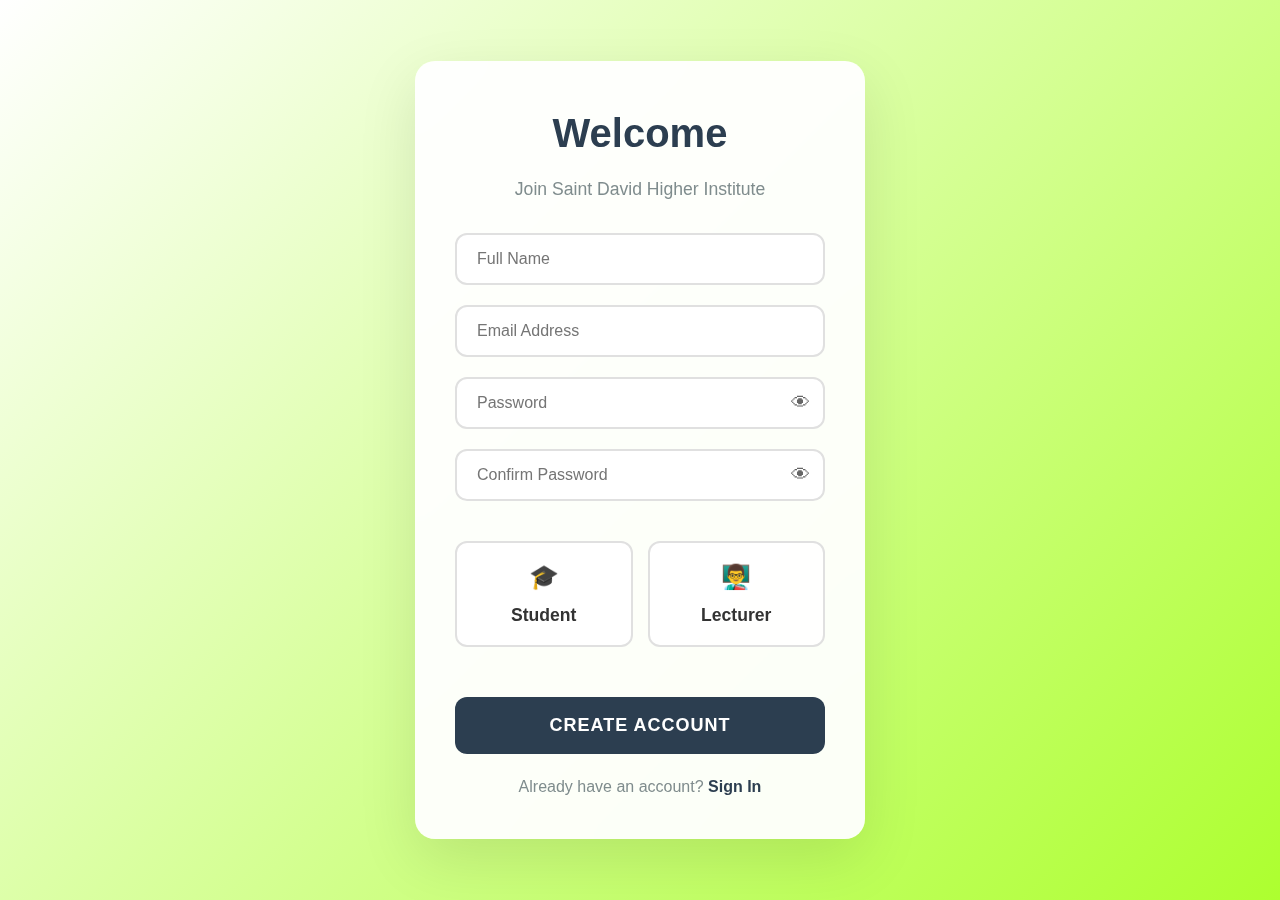
<file: index.html>
<!DOCTYPE html>
<html lang="en">
<head>
    <meta charset="UTF-8">
    <meta name="viewport" content="width=device-width, initial-scale=1.0">
    <title>Document</title>
    <link rel="stylesheet" href="NOTES.css">
</head>
<body>
    <!-- Sign Up Page -->
    <div id="signup-page" class="signup-page">
        <div class="signup-container">
            <h1>Welcome</h1>
            <p class="subtitle">Join Saint David Higher Institute</p>
            
            <form class="signup-form" onsubmit="handleSignUp(event)">
                <input type="text" id="fullName" placeholder="Full Name" required>
                <input type="email" id="email" placeholder="Email Address" required>
                
                <div class="password-container">
                    <input type="password" id="password" placeholder="Password" required>
                    <button type="button" class="password-toggle" onclick="togglePassword('password')">👁</button>
                </div>
                
                <div class="password-container">
                    <input type="password" id="confirmPassword" placeholder="Confirm Password" required>
                    <button type="button" class="password-toggle" onclick="togglePassword('confirmPassword')">👁</button>
                </div>
                
                <!-- Email Verification Section (initially hidden) -->
                <div id="email-verification" class="email-verification" style="display: none;">
                    <h3>📧 Verify Your Email</h3>
                    <p>We've sent a verification code to your email address. Please enter the 6-digit code below:</p>
                    <input type="text" id="verification-code" class="verification-code-input" placeholder="000000" maxlength="6" pattern="[0-9]{6}">
                    <br>
                    <span class="resend-code" onclick="resendVerificationCode()">Didn't receive code? Resend</span>
                </div>
                
                <div class="role-selection">
                    <div class="role-option" onclick="selectRole('student')" id="student-role">
                        <div class="role-icon">🎓</div>
                        <div class="role-title">Student</div>
                    </div>
                    <div class="role-option" onclick="selectRole('lecturer')" id="lecturer-role">
                        <div class="role-icon">👨‍🏫</div>
                        <div class="role-title">Lecturer</div>
                    </div>
                </div>
                
                <button type="submit" class="signup-btn" id="signup-submit">
                    Create Account
                </button>
            </form>
            
            <div class="login-link">
                Already have an account? <a href="#" onclick="showLogin()">Sign In</a>
            </div>
        </div>
    </div>

    <!-- Sign In Page -->
    <div id="signin-page" class="signin-page">
        <div class="signin-container">
            <h1>Welcome Back</h1>
            <p class="subtitle">Sign in to Saint David Higher Institute</p>
            
            <form class="signin-form" onsubmit="handleSignIn(event)">
                <input type="email" id="signin-email" placeholder="Email Address" required>
                
                <div class="password-container">
                    <input type="password" id="signin-password" placeholder="Password" required>
                    <button type="button" class="password-toggle" onclick="togglePassword('signin-password')">👁</button>
                </div>
                
                <button type="submit" class="signin-btn" id="signin-submit">
                    Sign In
                </button>
            </form>
            
            <div class="signup-link">
                Don't have an account? <a href="#" onclick="showSignup()">Create Account</a>
            </div>
        </div>
    </div>
    <div id="main-app" class="main-app">
        <div class="container">
            <header>
                <h1>Saint David Higher Institute</h1>
                <p>Nursing and Biomedical Sciences - Lecture Notes Portal</p>
                <div style="margin-top: 15px;">
                    <span style="color: #2c3e50; font-weight: 700;">Welcome, <span id="user-name"></span>!</span>
                    <button onclick="logout()" style="margin-left: 20px; padding: 8px 16px; background: #e74c3c; color: white; border: none; border-radius: 5px; cursor: pointer;">Logout</button>
                </div>
            </header>

            <div class="mode-toggle">
                <button class="mode-btn active" onclick="showSection('student')">Student Portal</button>
                <button class="mode-btn" onclick="showSection('results')">My Results</button>
                <button class="mode-btn" onclick="showSection('lecturer')">Lecturer Portal</button>
            </div>

        <!-- Student Section -->
        <div id="student-section" class="section active">
            <h2>Available Courses</h2>
            <div class="search-bar">
                <input type="text" id="search" class="search-input" placeholder="Search for courses..." onkeyup="searchCourses()">
            </div>
            <div id="courses-container" class="courses-grid">
                <!-- Courses will be loaded here -->
            </div>
        </div>

        <!-- Results Section -->
        <div id="results-section" class="section">
            <h2>My Test Results</h2>
            <div id="student-results-container" class="courses-grid">
                <!-- Student results will be loaded here -->
            </div>
        </div>

        <!-- Lecturer Section -->
        <div id="lecturer-section" class="section">
            <h2>Upload Course Materials</h2>
            <div class="upload-form">
                <div class="form-group">
                    <label for="course-title">Course Title</label>
                    <input type="text" id="course-title" required>
                </div>

                <div class="form-group">
                    <label for="lecturer-name">Lecturer Name</label>
                    <input type="text" id="lecturer-name" value="Henry Albright" required>
                </div>

                <div class="form-group">
                    <label for="course-level">Course Level</label>
                    <select id="course-level" required>
                        <option value="">Select Level</option>
                        <option value="Year 1">Year 1</option>
                        <option value="Year 2">Year 2</option>
                        <option value="Year 3">Year 3</option>
                    </select>
                </div>

                <div class="form-group">
                    <label for="course-description">Course Description</label>
                    <textarea id="course-description" placeholder="Provide a detailed description of the course content..." required></textarea>
                </div>

                <div class="form-group">
                    <label>Course Materials (PDF, DOC, PPT, etc.)</label>
                    <div class="file-input-wrapper">
                        <input type="file" id="course-file" class="file-input" multiple accept=".pdf,.doc,.docx,.ppt,.pptx,.txt,.zip,.rar" required> 
                        <label for="course-file" class="file-input-label">
                            📁 Choose Files to Upload
                        </label>
                    </div>
                    <div id="file-list" style="margin-top: 10px; color: #666;"></div>
                </div>

                <button type="button" class="submit-btn" onclick="uploadCourse()">
                    📚 Upload Course
                </button>
            </div>

            <!-- Test Results Upload Section -->
            <div style="margin-top: 50px;">
                <h2>Upload Test Results</h2>
                <div class="upload-form">
                    <div class="form-group">
                        <label for="test-title">Test Title</label>
                        <input type="text" id="test-title" placeholder="e.g., Continuous Assessment or Exam" required>
                    </div>

                    <div class="form-group">
                        <label for="test-course">Course</label>
                        <input type="text" id="test-course" placeholder="e.g., Computer For Business 1" required>
                    </div>

                    <div class="form-group">
                        <label for="test-level">Level</label>
                        <select id="test-level" required>
                            <option value="">Select Level</option>
                            <option value="Year 1">Year 1</option>
                            <option value="Year 2">Year 2</option>
                            <option value="Year 3">Year 3</option>
                        </select>
                    </div>

                    <div class="form-group">
                        <label for="results-data">Student Results (CSV format or manual entry)</label>
                        <textarea id="results-data" placeholder="Format: Student Email, Score, Grade, Comments (optional)&#10;example@email.com, 85, A, Excellent work&#10;student2@email.com, 72, B, Good performance" rows="8" required></textarea>
                        <small style="color: #666; font-size: 0.9em;">Enter one student result per line. Format: email, score, grade, comments</small>
                    </div>

                    <div class="form-group">
                        <label for="test-date">Test Date</label>
                        <input type="date" id="test-date" required>
                    </div>

                    <div class="form-group">
                        <label for="max-score">Maximum Score</label>
                        <input type="number" id="max-score" placeholder="100" required>
                    </div>

                    <button type="button" class="submit-btn" onclick="uploadTestResults()">
                        📊 Upload Test Results
                    </button>
                </div>
            </div>

            <div style="margin-top: 50px;">
                <h2>Manage Uploaded Courses</h2>
                <div id="manage-courses-container" class="courses-grid">
                    <!-- Management interface will be loaded here -->
                </div>
            </div>

            <div style="margin-top: 30px;">
                <h2>Manage Test Results</h2>
                <div id="manage-results-container" class="courses-grid">
                    <!-- Test results management will be loaded here -->
                </div>
            </div>
        </div>
    </div>
    </div>
    <script src="NOTES.js"></script>
</body>
</html>
</file>
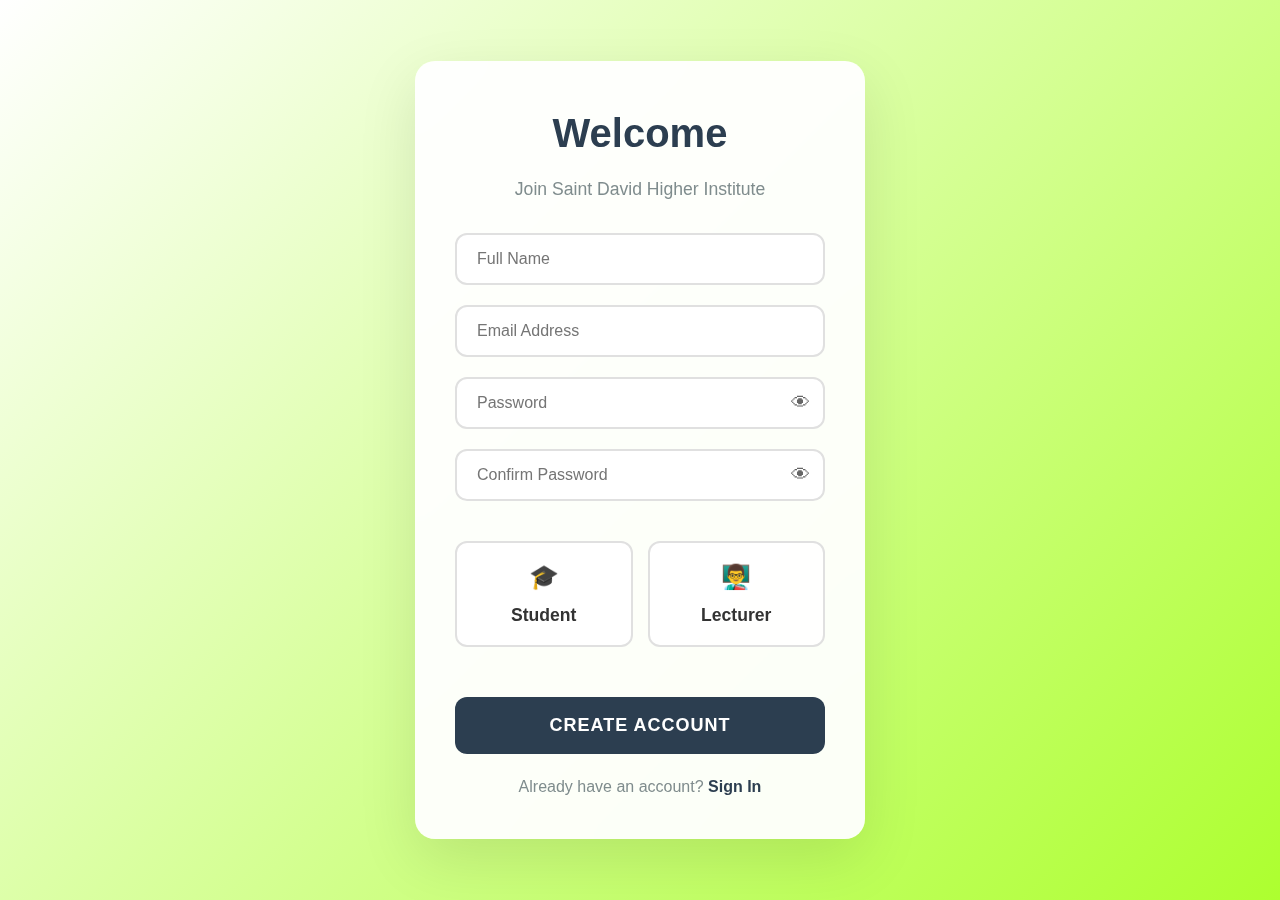
<file: NOTES.html>
<!DOCTYPE html>
<html lang="en">
<head>
    <meta charset="UTF-8">
    <meta name="viewport" content="width=device-width, initial-scale=1.0">
    <title>Document</title>
    <link rel="stylesheet" href="NOTES.css">
</head>
<body>
    <!-- Sign Up Page -->
    <div id="signup-page" class="signup-page">
        <div class="signup-container">
            <h1>Welcome</h1>
            <p class="subtitle">Join Saint David Higher Institute</p>
            
            <form class="signup-form" onsubmit="handleSignUp(event)">
                <input type="text" id="fullName" placeholder="Full Name" required>
                <input type="email" id="email" placeholder="Email Address" required>
                
                <div class="password-container">
                    <input type="password" id="password" placeholder="Password" required>
                    <button type="button" class="password-toggle" onclick="togglePassword('password')">👁</button>
                </div>
                
                <div class="password-container">
                    <input type="password" id="confirmPassword" placeholder="Confirm Password" required>
                    <button type="button" class="password-toggle" onclick="togglePassword('confirmPassword')">👁</button>
                </div>
                
                <!-- Email Verification Section (initially hidden) -->
                <div id="email-verification" class="email-verification" style="display: none;">
                    <h3>📧 Verify Your Email</h3>
                    <p>We've sent a verification code to your email address. Please enter the 6-digit code below:</p>
                    <input type="text" id="verification-code" class="verification-code-input" placeholder="000000" maxlength="6" pattern="[0-9]{6}">
                    <br>
                    <span class="resend-code" onclick="resendVerificationCode()">Didn't receive code? Resend</span>
                </div>
                
                <div class="role-selection">
                    <div class="role-option" onclick="selectRole('student')" id="student-role">
                        <div class="role-icon">🎓</div>
                        <div class="role-title">Student</div>
                    </div>
                    <div class="role-option" onclick="selectRole('lecturer')" id="lecturer-role">
                        <div class="role-icon">👨‍🏫</div>
                        <div class="role-title">Lecturer</div>
                    </div>
                </div>
                
                <button type="submit" class="signup-btn" id="signup-submit">
                    Create Account
                </button>
            </form>
            
            <div class="login-link">
                Already have an account? <a href="#" onclick="showLogin()">Sign In</a>
            </div>
        </div>
    </div>

    <!-- Sign In Page -->
    <div id="signin-page" class="signin-page">
        <div class="signin-container">
            <h1>Welcome Back</h1>
            <p class="subtitle">Sign in to Saint David Higher Institute</p>
            
            <form class="signin-form" onsubmit="handleSignIn(event)">
                <input type="email" id="signin-email" placeholder="Email Address" required>
                
                <div class="password-container">
                    <input type="password" id="signin-password" placeholder="Password" required>
                    <button type="button" class="password-toggle" onclick="togglePassword('signin-password')">👁</button>
                </div>
                
                <button type="submit" class="signin-btn" id="signin-submit">
                    Sign In
                </button>
            </form>
            
            <div class="signup-link">
                Don't have an account? <a href="#" onclick="showSignup()">Create Account</a>
            </div>
        </div>
    </div>
    <div id="main-app" class="main-app">
        <div class="container">
            <header>
                <h1>Saint David Higher Institute</h1>
                <p>Nursing and Biomedical Sciences - Lecture Notes Portal</p>
                <div style="margin-top: 15px;">
                    <span style="color: #2c3e50; font-weight: 700;">Welcome, <span id="user-name"></span>!</span>
                    <button onclick="logout()" style="margin-left: 20px; padding: 8px 16px; background: #e74c3c; color: white; border: none; border-radius: 5px; cursor: pointer;">Logout</button>
                </div>
            </header>

            <div class="mode-toggle">
                <button class="mode-btn active" onclick="showSection('student')">Student Portal</button>
                <button class="mode-btn" onclick="showSection('results')">My Results</button>
                <button class="mode-btn" onclick="showSection('lecturer')">Lecturer Portal</button>
            </div>

        <!-- Student Section -->
        <div id="student-section" class="section active">
            <h2>Available Courses</h2>
            <div class="search-bar">
                <input type="text" id="search" class="search-input" placeholder="Search for courses..." onkeyup="searchCourses()">
            </div>
            <div id="courses-container" class="courses-grid">
                <!-- Courses will be loaded here -->
            </div>
        </div>

        <!-- Results Section -->
        <div id="results-section" class="section">
            <h2>My Test Results</h2>
            <div id="student-results-container" class="courses-grid">
                <!-- Student results will be loaded here -->
            </div>
        </div>

        <!-- Lecturer Section -->
        <div id="lecturer-section" class="section">
            <h2>Upload Course Materials</h2>
            <div class="upload-form">
                <div class="form-group">
                    <label for="course-title">Course Title</label>
                    <input type="text" id="course-title" required>
                </div>

                <div class="form-group">
                    <label for="lecturer-name">Lecturer Name</label>
                    <input type="text" id="lecturer-name" value="Henry Albright" required>
                </div>

                <div class="form-group">
                    <label for="course-level">Course Level</label>
                    <select id="course-level" required>
                        <option value="">Select Level</option>
                        <option value="Year 1">Year 1</option>
                        <option value="Year 2">Year 2</option>
                        <option value="Year 3">Year 3</option>
                    </select>
                </div>

                <div class="form-group">
                    <label for="course-description">Course Description</label>
                    <textarea id="course-description" placeholder="Provide a detailed description of the course content..." required></textarea>
                </div>

                <div class="form-group">
                    <label>Course Materials (PDF, DOC, PPT, etc.)</label>
                    <div class="file-input-wrapper">
                        <input type="file" id="course-file" class="file-input" multiple accept=".pdf,.doc,.docx,.ppt,.pptx,.txt,.zip,.rar" required>
                        <label for="course-file" class="file-input-label">
                            📁 Choose Files to Upload
                        </label>
                    </div>
                    <div id="file-list" style="margin-top: 10px; color: #666;"></div>
                </div>

                <button type="button" class="submit-btn" onclick="uploadCourse()">
                    📚 Upload Course
                </button>
            </div>

            <!-- Test Results Upload Section -->
            <div style="margin-top: 50px;">
                <h2>Upload Test Results</h2>
                <div class="upload-form">
                    <div class="form-group">
                        <label for="test-title">Test Title</label>
                        <input type="text" id="test-title" placeholder="e.g., Continuous Assessment or Exam" required>
                    </div>

                    <div class="form-group">
                        <label for="test-course">Course</label>
                        <input type="text" id="test-course" placeholder="e.g., Computer For Business 1" required>
                    </div>

                    <div class="form-group">
                        <label for="test-level">Level</label>
                        <select id="test-level" required>
                            <option value="">Select Level</option>
                            <option value="Year 1">Year 1</option>
                            <option value="Year 2">Year 2</option>
                            <option value="Year 3">Year 3</option>
                        </select>
                    </div>

                    <div class="form-group">
                        <label for="results-data">Student Results (CSV format or manual entry)</label>
                        <textarea id="results-data" placeholder="Format: Student Email, Score, Grade, Comments (optional)&#10;example@email.com, 85, A, Excellent work&#10;student2@email.com, 72, B, Good performance" rows="8" required></textarea>
                        <small style="color: #666; font-size: 0.9em;">Enter one student result per line. Format: email, score, grade, comments</small>
                    </div>

                    <div class="form-group">
                        <label for="test-date">Test Date</label>
                        <input type="date" id="test-date" required>
                    </div>

                    <div class="form-group">
                        <label for="max-score">Maximum Score</label>
                        <input type="number" id="max-score" placeholder="100" required>
                    </div>

                    <button type="button" class="submit-btn" onclick="uploadTestResults()">
                        📊 Upload Test Results
                    </button>
                </div>
            </div>

            <div style="margin-top: 50px;">
                <h2>Manage Uploaded Courses</h2>
                <div id="manage-courses-container" class="courses-grid">
                    <!-- Management interface will be loaded here -->
                </div>
            </div>

            <div style="margin-top: 30px;">
                <h2>Manage Test Results</h2>
                <div id="manage-results-container" class="courses-grid">
                    <!-- Test results management will be loaded here -->
                </div>
            </div>
        </div>
    </div>
    </div>
    <script src="NOTES.js"></script>
</body>
</html>
</file>
<file: NOTES.css>
* {
    margin: 0;
    padding: 0;
    box-sizing: border-box;
}

body {
    font-family: 'Segoe UI', Tahoma, Geneva, Verdana, sans-serif;
    line-height: 1.6;
    color: #333;
    background: linear-gradient(135deg, white 0%, greenyellow 100%);
    min-height: 100vh;
}

.container {
    max-width: 1200px;
    margin: 0 auto;
    padding: 20px;
}

/* Sign Up Page Styles */
.signup-page {
    display: flex;
    justify-content: center;
    align-items: center;
    min-height: 100vh;
    padding: 20px;
}

.signup-container {
    background: rgba(255, 255, 255, 0.95);
    backdrop-filter: blur(15px);
    border-radius: 20px;
    padding: 40px;
    box-shadow: 0 20px 60px rgba(0, 0, 0, 0.1);
    width: 100%;
    max-width: 450px;
    text-align: center;
}

.signup-container h1 {
    color: #2c3e50;
    font-size: 2.5em;
    margin-bottom: 10px;
    font-weight: 700;
}

.signup-container .subtitle {
    color: #7f8c8d;
    margin-bottom: 30px;
    font-size: 1.1em;
}

.signup-form {
    display: flex;
    flex-direction: column;
    gap: 20px;
}

.signup-form input {
    padding: 15px 20px;
    border: 2px solid #e0e0e0;
    border-radius: 12px;
    font-size: 16px;
    transition: all 0.3s ease;
    background: rgba(255, 255, 255, 0.9);
}

.signup-form input:focus {
    outline: none;
    border-color: greenyellow;
    box-shadow: 0 0 20px rgba(102, 126, 234, 0.2);
    transform: translateY(-2px);
}

.role-selection {
    display: flex;
    gap: 15px;
    margin: 20px 0;
}

.role-option {
    flex: 1;
    padding: 15px 20px;
    border: 2px solid #e0e0e0;
    border-radius: 12px;
    cursor: pointer;
    transition: all 0.3s ease;
    background: rgba(255, 255, 255, 0.9);
    text-align: center;
}

.role-option:hover {
    border-color: green;
    transform: translateY(-2px);
}

.role-option.selected {
    border-color: greenyellow;
    background: linear-gradient(45deg, #2c3e50);
    color: white;
    transform: translateY(-2px);
}

.role-option .role-icon {
    font-size: 1.5em;
    margin-bottom: 5px;
}

.role-option .role-title {
    font-weight: 600;
    font-size: 1.1em;
}

.signup-btn {
    padding: 18px 40px;
    background: linear-gradient(45deg,#2c3e50);
    color: white;
    border: none;
    border-radius: 12px;
    cursor: pointer;
    font-size: 18px;
    font-weight: 600;
    transition: all 0.3s ease;
    text-transform: uppercase;
    letter-spacing: 1px;
    margin-top: 10px;
}

.signup-btn:hover:not(:disabled) {
    transform: translateY(-3px);
    box-shadow: 0 15px 35px rgba(0, 0, 0, 0.4);
}

.signup-btn:disabled {
    opacity: 0.6;
    cursor: not-allowed;
    transform: none;
}

.login-link {
    margin-top: 20px;
    color: #7f8c8d;
}

.login-link a {
    color: #2c3e50;
    text-decoration: none;
    font-weight: 600;
}

.login-link a:hover {
    text-decoration: underline;
}

.password-container {
    position: relative;
    display: flex;
    align-items: center;
}

.password-container input {
    width: 100%;
    padding-right: 50px;
}

.password-toggle {
    position: absolute;
    right: 15px;
    background: none;
    border: none;
    cursor: pointer;
    font-size: 1.2em;
    color: #666;
    z-index: 10;
}

.password-toggle:hover {
    color: #333;
}

.signin-page {
    display: none;
    justify-content: center;
    align-items: center;
    min-height: 100vh;
    padding: 20px;
}

.signin-container {
    background: rgba(255, 255, 255, 0.95);
    backdrop-filter: blur(15px);
    border-radius: 20px;
    padding: 40px;
    box-shadow: 0 20px 60px rgba(0, 0, 0, 0.1);
    width: 100%;
    max-width: 450px;
    text-align: center;
}

.signin-container h1 {
    color: #2c3e50;
    font-size: 2.5em;
    margin-bottom: 10px;
    font-weight: 700;
}

.signin-container .subtitle {
    color: #7f8c8d;
    margin-bottom: 30px;
    font-size: 1.1em;
}

.signin-form {
    display: flex;
    flex-direction: column;
    gap: 20px;
}

.signin-form input {
    padding: 15px 20px;
    border: 2px solid #e0e0e0;
    border-radius: 12px;
    font-size: 16px;
    transition: all 0.3s ease;
    background: rgba(255, 255, 255, 0.9);
}

.signin-form input:focus {
    outline: none;
    border-color: greenyellow;
    box-shadow: 0 0 20px rgba(102, 126, 234, 0.2);
    transform: translateY(-2px);
}

.signin-btn {
    padding: 18px 40px;
    background: linear-gradient(45deg, #2c3e50);
    color: white;
    border: none;
    border-radius: 12px;
    cursor: pointer;
    font-size: 18px;
    font-weight: 600;
    transition: all 0.3s ease;
    text-transform: uppercase;
    letter-spacing: 1px;
    margin-top: 10px;
}

.signin-btn:hover:not(:disabled) {
    transform: translateY(-3px);
    box-shadow: 0 15px 35px rgba(102, 126, 234, 0.4);
}

.signin-btn:disabled {
    opacity: 0.6;
    cursor: not-allowed;
    transform: none;
}

.signup-link {
    margin-top: 20px;
    color: #7f8c8d;
}

.signup-link a {
    color: #2c3e50;
    text-decoration: none;
    font-weight: 600;
}

.signup-link a:hover {
    text-decoration: underline;
}

.email-verification {
    background: rgba(255, 235, 59, 0.1);
    border: 2px solid #ffc107;
    border-radius: 12px;
    padding: 15px;
    margin-bottom: 20px;
    text-align: center;
}

.email-verification h3 {
    color: #ff8f00;
    margin-bottom: 10px;
}

.email-verification p {
    color: #666;
    font-size: 0.95em;
    line-height: 1.5;
}

.verification-code-input {
    margin-top: 15px;
    padding: 12px 15px;
    border: 2px solid #ffc107;
    border-radius: 8px;
    text-align: center;
    font-size: 1.2em;
    letter-spacing: 2px;
    font-weight: bold;
    width: 150px;
}

.resend-code {
    color: #2c3e50;
    text-decoration: underline;
    cursor: pointer;
    font-size: 0.9em;
    margin-top: 10px;
    display: inline-block;
}

.resend-code:hover {
    color: greenyellow;
}

.main-app {
    display: none;
}

.main-app.show {
    display: block;
}

header {
    background: rgba(255, 255, 255, 0.95);
    backdrop-filter: blur(10px);
    border-radius: 15px;
    padding: 30px;
    margin-bottom: 30px;
    box-shadow: 0 8px 32px rgba(0, 0, 0, 0.1);
    text-align: center;
}

header h1 {
    color: #2c3e50;
    font-size: 2.5em;
    margin-bottom: 10px;
    font-weight: 700;
}

header p {
    color: #7f8c8d;
    font-size: 1.2em;
}

.mode-toggle {
    display: flex;
    justify-content: center;
    gap: 15px;
    margin: 30px 0;
}

.mode-btn {
    padding: 12px 30px;
    border: none;
    border-radius: 25px;
    cursor: pointer;
    font-size: 16px;
    font-weight: 600;
    transition: all 0.3s ease;
    text-transform: uppercase;
    letter-spacing: 1px;
}

.mode-btn.active {
    background: linear-gradient(45deg, #2c3e50);
    color: white;
    transform: translateY(-2px);
    box-shadow: 0 8px 25px rgba(102, 126, 234, 0.4);
}

.mode-btn:not(.active) {
    background: rgba(255, 255, 255, 0.9);
    color: #333;
}

.mode-btn:hover {
    transform: translateY(-2px);
    box-shadow: 0 8px 25px rgba(0, 0, 0, 0.2);
}

.section {
    background: rgba(255, 255, 255, 0.95);
    backdrop-filter: blur(10px);
    border-radius: 15px;
    padding: 30px;
    margin-bottom: 30px;
    box-shadow: 0 8px 32px rgba(0, 0, 0, 0.1);
    display: none;
}

.section.active {
    display: block;
    animation: fadeIn 0.5s ease-in;
}

@keyframes fadeIn {
    from { opacity: 0; transform: translateY(20px); }
    to { opacity: 1; transform: translateY(0); }
}

.section h2 {
    color: #2c3e50;
    margin-bottom: 25px;
    font-size: 2em;
    text-align: center;
}

.upload-form {
    display: grid;
    gap: 20px;
    max-width: 600px;
    margin: 0 auto;
}

.form-group {
    display: flex;
    flex-direction: column;
}

.form-group label {
    margin-bottom: 8px;
    font-weight: 600;
    color: #2c3e50;
    font-size: 1.1em;
}

.form-group input,
.form-group textarea,
.form-group select {
    padding: 15px;
    border: 2px solid #e0e0e0;
    border-radius: 10px;
    font-size: 16px;
    transition: all 0.3s ease;
    background: rgba(255, 255, 255, 0.9);
}

.form-group input:focus,
.form-group textarea:focus,
.form-group select:focus {
    outline: none;
    border-color: #8db4dc;
    box-shadow: 0 0 15px rgba(102, 126, 234, 0.2);
    transform: translateY(-1px);
}

.form-group textarea {
    min-height: 120px;
    resize: vertical;
}

.file-input-wrapper {
    position: relative;
    overflow: hidden;
    display: inline-block;
    width: 100%;
}

.file-input {
    position: absolute;
    left: -9999px;
}

.file-input-label {
    display: block;
    padding: 15px;
    background: linear-gradient(45deg, grey);
    color: white;
    border-radius: 10px;
    cursor: pointer;
    text-align: center;
    font-weight: 600;
    transition: all 0.3s ease;
}

.file-input-label:hover {
    transform: translateY(-2px);
    box-shadow: 0 8px 25px rgba(102, 126, 234, 0.4);
}

.submit-btn {
    padding: 18px 40px;
    background: linear-gradient(45deg, #2c3e50);
    color: white;
    border: none;
    border-radius: 10px;
    cursor: pointer;
    font-size: 18px;
    font-weight: 600;
    transition: all 0.3s ease;
    text-transform: uppercase;
    letter-spacing: 1px;
}

.submit-btn:hover {
    transform: translateY(-3px);
    box-shadow: 0 10px 30px rgba(102, 126, 234, 0.4);
}

.submit-btn:disabled {
    opacity: 0.6;
    cursor: not-allowed;
    transform: none;
}

.courses-grid {
    display: grid;
    grid-template-columns: repeat(auto-fit, minmax(350px, 1fr));
    gap: 25px;
    margin-top: 30px;
}

.course-card {
    background: rgba(255, 255, 255, 0.9);
    border-radius: 15px;
    padding: 25px;
    box-shadow: 0 8px 25px rgba(0, 0, 0, 0.1);
    transition: all 0.3s ease;
    border-left: 5px solid #2c3e50;
}

.course-card:hover {
    transform: translateY(-8px);
    box-shadow: 0 15px 40px rgba(0, 0, 0, 0.2);
}

.course-card h3 {
    color: #2c3e50;
    margin-bottom: 15px;
    font-size: 1.4em;
}

.course-meta {
    margin-bottom: 15px;
}

.course-meta span {
    display: inline-block;
    background: linear-gradient(45deg, #2c3e50);
    color: white;
    padding: 5px 12px;
    border-radius: 20px;
    font-size: 0.9em;
    margin-right: 10px;
    margin-bottom: 5px;
}

.course-description {
    color: #666;
    margin-bottom: 20px;
    line-height: 1.8;
}

.course-actions {
    display: flex;
    gap: 10px;
    flex-wrap: wrap;
}

.download-btn,
.delete-btn {
    padding: 10px 20px;
    border: none;
    border-radius: 8px;
    cursor: pointer;
    font-weight: 600;
    transition: all 0.3s ease;
    text-decoration: none;
    display: inline-block;
    text-align: center;
}

.download-btn {
    background: linear-gradient(45deg, #27ae60, #2ecc71);
    color: white;
}

.download-btn:hover {
    transform: translateY(-2px);
    box-shadow: 0 5px 15px rgba(46, 204, 113, 0.4);
}

.delete-btn {
    background: linear-gradient(45deg, #e74c3c, #c0392b);
    color: white;
}

.delete-btn:hover {
    transform: translateY(-2px);
    box-shadow: 0 5px 15px rgba(231, 76, 60, 0.4);
}

.search-bar {
    margin-bottom: 30px;
    text-align: center;
}

.search-input {
    width: 100%;
    max-width: 500px;
    padding: 15px 20px;
    border: 2px solid #e0e0e0;
    border-radius: 25px;
    font-size: 16px;
    background: rgba(255, 255, 255, 0.9);
    transition: all 0.3s ease;
}

.search-input:focus {
    outline: none;
    border-color: #667eea;
    box-shadow: 0 0 20px rgba(102, 126, 234, 0.3);
}

.result-card {
    background: rgba(255, 255, 255, 0.9);
    border-radius: 15px;
    padding: 25px;
    box-shadow: 0 8px 25px rgba(0, 0, 0, 0.1);
    transition: all 0.3s ease;
    border-left: 5px solid #27ae60;
    margin-bottom: 20px;
}

.result-card.grade-a {
    border-left-color: #27ae60;
}

.result-card.grade-b {
    border-left-color: #f39c12;
}

.result-card.grade-c {
    border-left-color: #e67e22;
}

.result-card.grade-d {
    border-left-color: #e74c3c;
}

.result-card.grade-f {
    border-left-color: #c0392b;
}

.result-card:hover {
    transform: translateY(-5px);
    box-shadow: 0 15px 35px rgba(0, 0, 0, 0.2);
}

.result-header {
    display: flex;
    justify-content: space-between;
    align-items: center;
    margin-bottom: 15px;
}

.result-title {
    color: #2c3e50;
    font-size: 1.3em;
    font-weight: 600;
}

.result-grade {
    font-size: 2em;
    font-weight: bold;
    padding: 10px 20px;
    border-radius: 50%;
    color: white;
    min-width: 60px;
    text-align: center;
}

.result-grade.grade-a { background: #27ae60; }
.result-grade.grade-b { background: #f39c12; }
.result-grade.grade-c { background: #e67e22; }
.result-grade.grade-d { background: #e74c3c; }
.result-grade.grade-f { background: #c0392b; }

.result-details {
    display: grid;
    grid-template-columns: repeat(auto-fit, minmax(150px, 1fr));
    gap: 15px;
    margin-bottom: 15px;
}

.result-detail {
    text-align: center;
    padding: 10px;
    background: rgba(102, 126, 234, 0.1);
    border-radius: 8px;
}

.result-detail-label {
    font-size: 0.9em;
    color: #666;
    margin-bottom: 5px;
}

.result-detail-value {
    font-size: 1.1em;
    font-weight: 600;
    color: #2c3e50;
}

.result-comments {
    background: rgba(255, 255, 255, 0.7);
    padding: 15px;
    border-radius: 8px;
    margin-top: 15px;
    border-left: 4px solid #3498db;
}

.result-comments h4 {
    color: #2c3e50;
    margin-bottom: 8px;
}

.result-comments p {
    color: #666;
    line-height: 1.6;
    margin: 0;
}

.no-results {
    text-align: center;
    color: #7f8c8d;
    font-size: 1.2em;
    margin-top: 50px;
    padding: 40px;
    background: rgba(255, 255, 255, 0.5);
    border-radius: 15px;
}

.notification {
    position: fixed;
    top: 20px;
    right: 20px;
    padding: 15px 25px;
    border-radius: 10px;
    color: white;
    font-weight: 600;
    z-index: 1000;
    transform: translateX(400px);
    transition: all 0.3s ease;
}

.notification.show {
    transform: translateX(0);
}

.notification.success {
    background: linear-gradient(45deg, #27ae60, #2ecc71);
}

.notification.error {
    background: linear-gradient(45deg, #e74c3c, #c0392b);
}

@media (max-width: 768px) {
    .file-list{
        display: block;
        overflow: auto;
    }
    .container {
        padding: 15px;
    }

    header h1 {
        font-size: 2em;
    }

    .mode-toggle {
        flex-direction: column;
        align-items: center;
    }

    .courses-grid {
        grid-template-columns: 1fr;
    }

    .course-actions {
        justify-content: center;
    }
}
</file>
